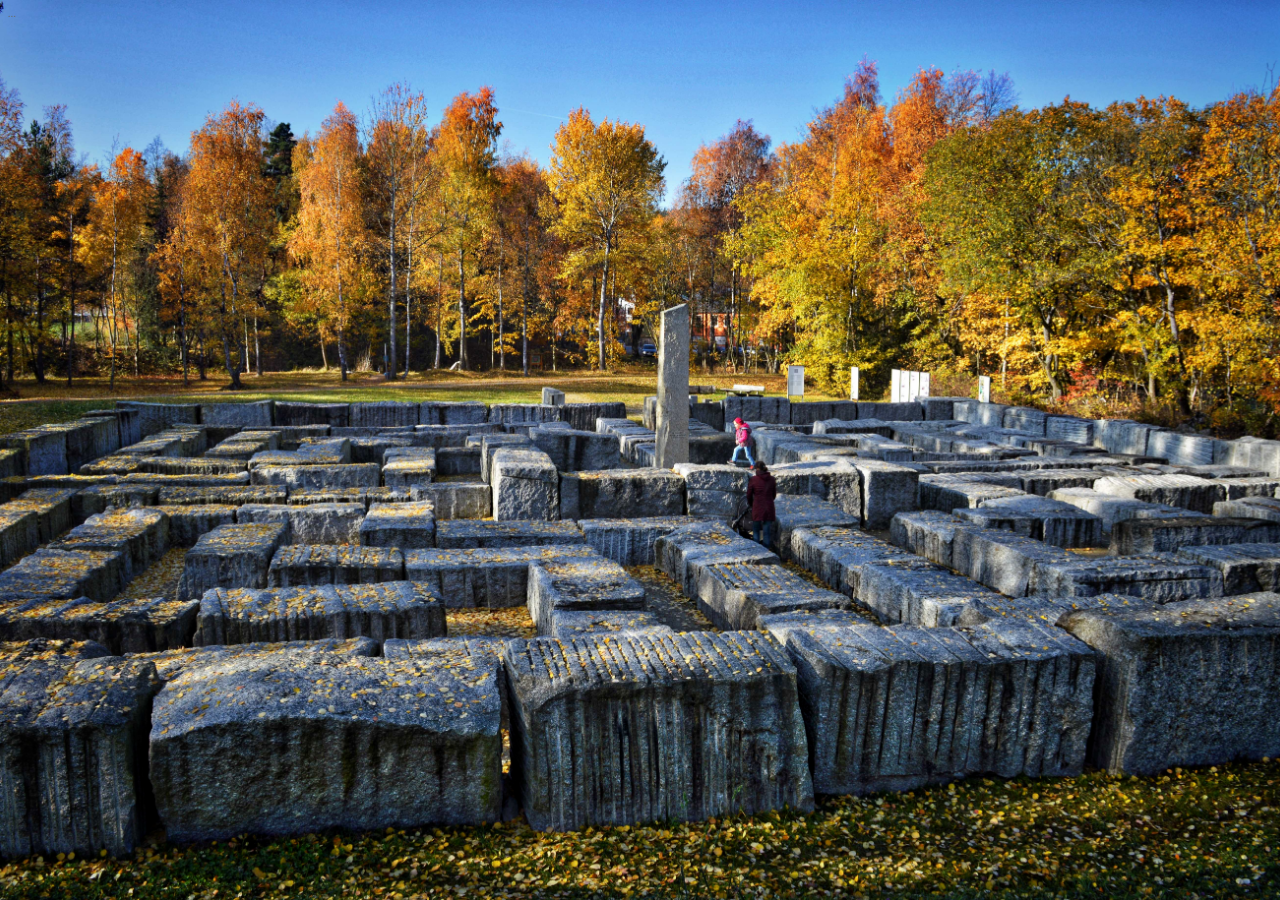
<file: index.html>
<!doctype html>
<html lang="en">
<head>
    <meta charset="utf-8">
    <title>dMs</title>
    <meta name="viewport" content="width=device-width, initial-scale=1" />
    <meta name="author" content="DieMs">
    <link rel="icon" href="favicon.ico" type="image/x-icon" />
    <link href="http://fonts.googleapis.com/css?family=Kotta+One|Cantarell:400,700" rel="stylesheet" type="text/css">
    <!--[if lt IE 9]>
    <script src="http://html5shiv.googlecode.com/svn/trunk/html5.js"></script>
    <![endif]-->
    <style>
        html {
            margin: 0;
            padding: 0;
            font-family: "Helvetica Neue", Roboto, Arial, sans-serif;
            font-size: 62.5%;
            color: rgb(105, 102, 102);
            background-image: url(bg.jpg);
            background-position: center center;
            background-repeat: no-repeat;
            background-attachment: fixed;
            background-size: cover;
            background-color:#464646;
        }
        


        @media only screen and (max-width: 767px) {
            html {
                background-image: url(bg-small.jpg);
            }
        }
    </style>
    <!-- Google Analytics -->
    <script>
        window.ga=window.ga||function(){(ga.q=ga.q||[]).push(arguments)};ga.l=+new Date;
        ga('create', 'UA-109208526-1', 'auto');
        ga('send', 'pageview');
    </script>
    <script async src='https://www.google-analytics.com/analytics.js'></script>
    <!-- End Google Analytics -->
</head>
<body>
  <div>...</div>
</body>
</html>
</file>
